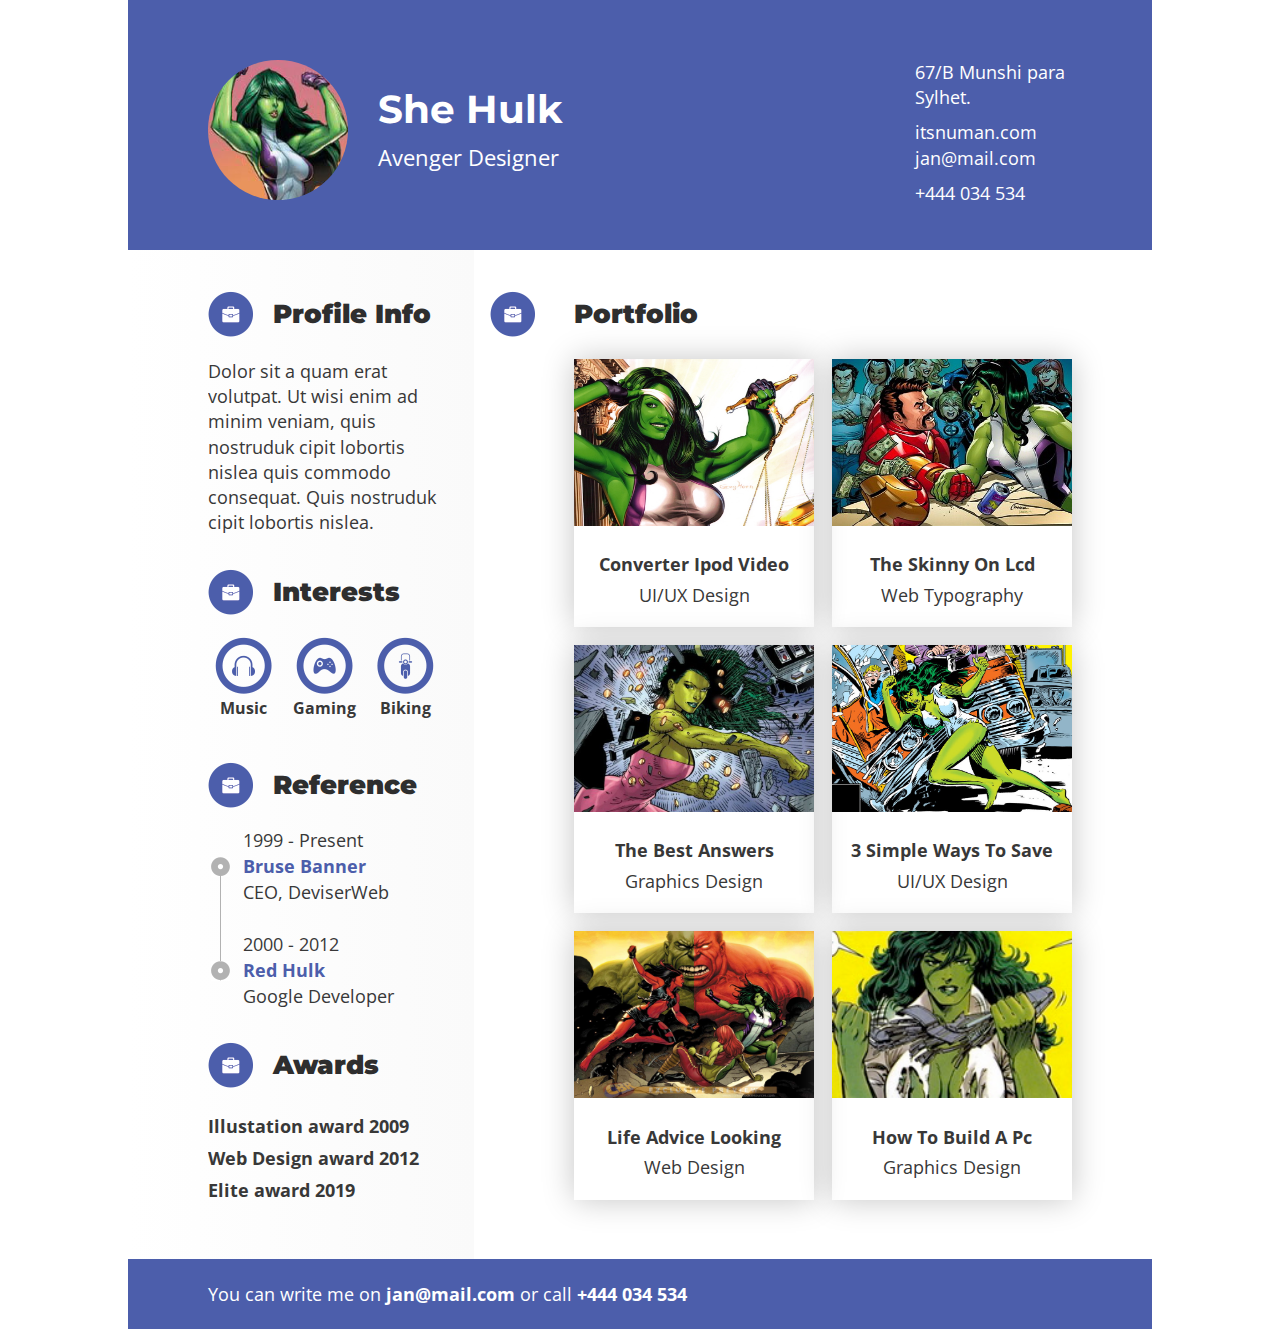
<file: css-recipes/index.html>
<!Doctype HTML>
<html lang="en">
<head>
    <link href="css/reset.css" rel="stylesheet" type="text/css">
    <link href="css/style.css" rel="stylesheet" type="text/css">
    <link href="https://fonts.googleapis.com/css?family=Montserrat&display=swap" rel="stylesheet">
    <link href="https://fonts.googleapis.com/css?family=Open+Sans&display=swap" rel="stylesheet">
    <meta charset="UTF-8">
    <title>CV Portfoilio</title>
</head>
<body>
    <header>
        <section>
            <img class = "photo" src="image/wooman_hulk.jpeg" alt="logo">
            <div class="info">
                <div class= "name">She Hulk</div>
                <div class = "prof">Avenger Designer</div>
            </div>
        </section>
        <aside>
            <ul class="contact">
                <li class = "adress overflow">67/B Munshi para Sylhet.</li>
                <li class = "web overflow"><a href="">itsnuman.com</a> jan@mail.com</li>
                <li class = "call overflow">+444 034 534</li>
            </ul>
        </aside>
    </header>

    <main>
        <aside class="aside">
            <section>
                <h1>Profile Info</h1>
                <div class="regular profil overflow">
                    Dolor sit a quam erat volutpat. Ut wisi enim ad minim veniam, 
                    quis nostruduk cipit lobortis nislea quis commodo consequat. 
                    Quis nostruduk cipit lobortis nislea.
                </div>

            </section>
            <section>
                <h1>Interests</h1>
                    <ul class="interests">
                        <li class="overflow"><img src="image/music.png" alt="Music">Music</li>
                        <li class="overflow"><img src="image/game.png" alt="Gaming">Gaming</li>
                        <li class="overflow"><img src="image/bike.png" alt="Biking">Biking</li>
                    </ul>             
            </section>
            <section>
                <h1>Reference</h1>
                 <ul class="circls">
                    <li class="regular person">1999 - Present<div class="overflow"><a href="" class="reference">Bruse Banner</a></div>CEO, DeviserWeb</li>
                    <li class="regular person">2000 - 2012<div class="overflow"><a href="" class="reference">Red Hulk</a></div>Google Developer</li>
                </ul>
            </section>
            <section>
                <h1>Awards</h1>
                <div class="regularBold award overflow">Illustation award 2009 <br/>Web Design award 2012<br/>Elite award 2019</div>
            </section>
        </aside>

         <article class="content">
            <h1>Portfolio</h1>
            <section class="box">
                <section class="item"> 
                    <figure>
                        <img class="images" src="image/1.png" alt="Ipod Video">
                    </figure>
                    <figcaption class="regularBold">Converter Ipod Video<p class="regular">UI/UX Design </p></figcaption>
                </section>
                <section class="item">    
                    <figure>
                        <img class="images" src="image/2.jpg" alt="The Skinny">
                    </figure>
                    <figcaption class="regularBold">The Skinny On Lcd<p class="regular">Web Typography</p></figcaption>
                </section>

                <section class="item">    
                    <figure>
                        <img class="images" src="image/3.jpg" alt="The Best Answers">
                    </figure>
                    <figcaption class="regularBold">The Best Answers<p class="regular">Graphics Design</p></figcaption>
                </section>
                <section class="item">    
                    <figure>
                        <img class="images" src="image/4.jpg" alt="Simple Ways">
                    </figure>
                    <figcaption class="regularBold">3 Simple Ways To Save <p class="regular">UI/UX Design</p></figcaption>
                </section>

                <section class="item">    
                    <figure>
                        <img class="images" src="image/5.jpg" alt="Advice Looking">
                    </figure>
                    <figcaption class="regularBold">Life Advice Looking<p class="regular">Web Design</p></figcaption>
                </section>
                <section class="item">    
                    <figure>
                        <img class="images" src="image/6.jpg" alt="Advice Looking">
                    </figure>
                    <figcaption class="regularBold">How To Build A Pc<p class="regular">Graphics Design</p></figcaption>
                </section>
            </section>
        </article>
    </main>

    <footer class="footer">
        <div class="writeMe">You can write me on <span>jan@mail.com</span> or call <span>+444 034 534</span></div>                    
    </footer>
</body>
</html>
</file>
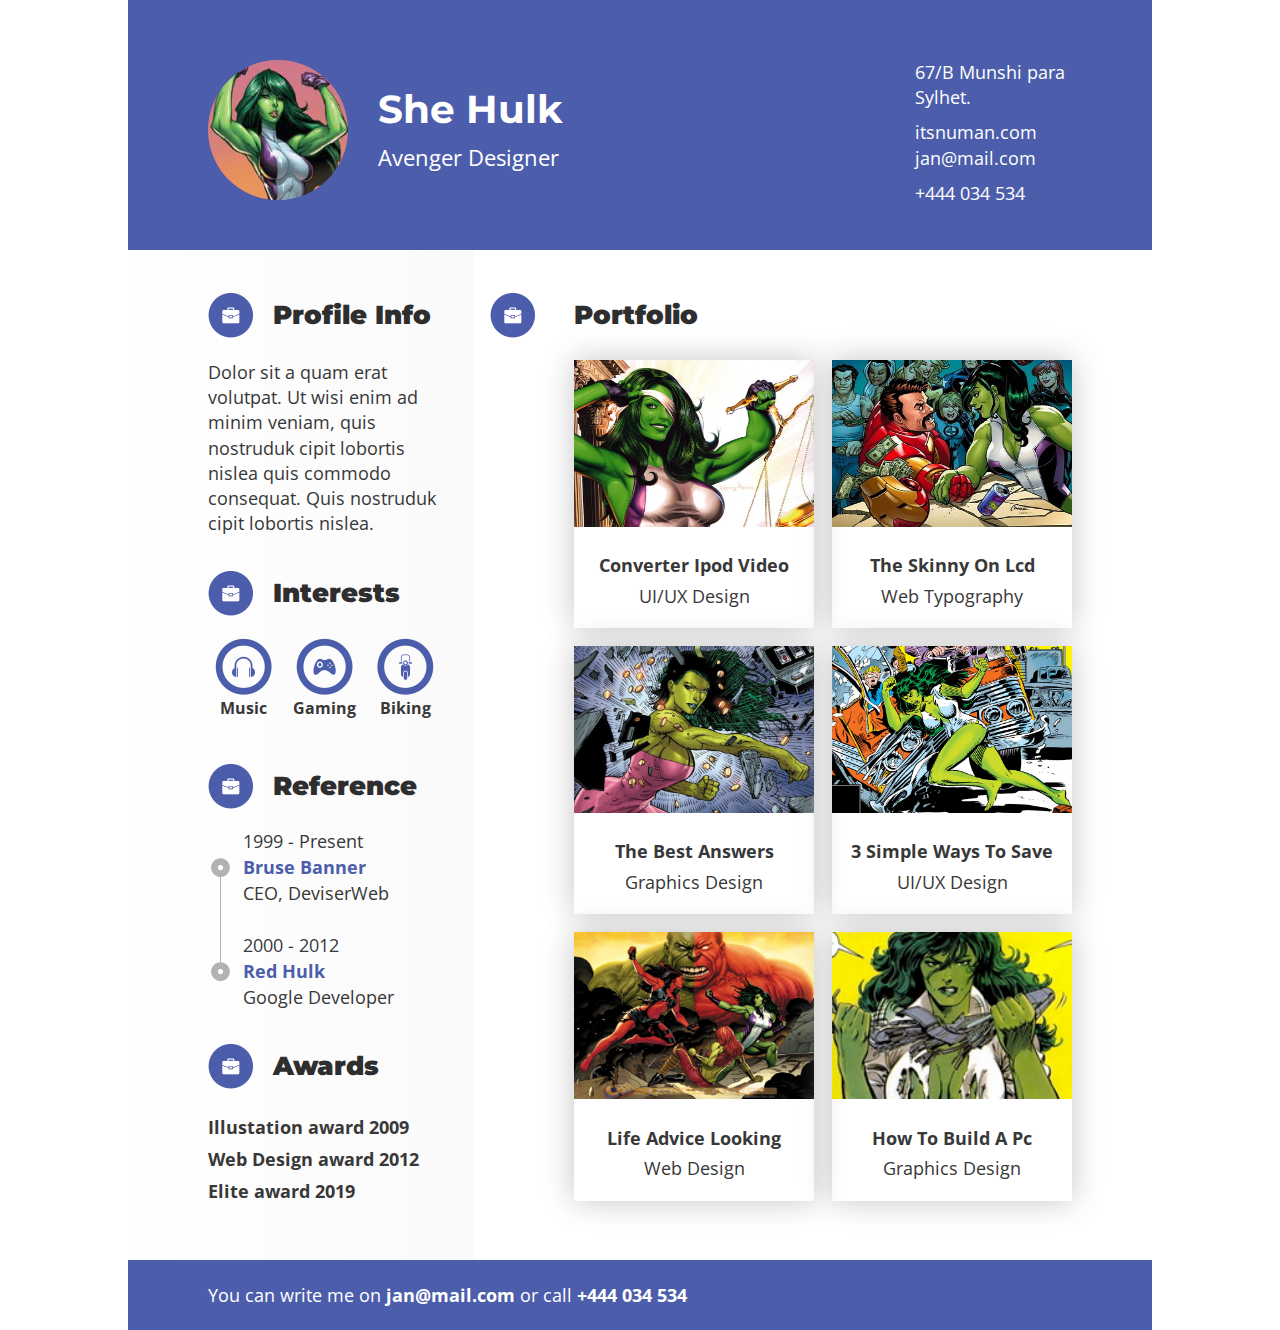
<file: task_HTML_CSS/index.html>
<!Doctype HTML>
<html lang="en">
<head>
    <link href="css/reset.css" rel="stylesheet" type="text/css">
    <link href="css/style.css" rel="stylesheet" type="text/css">
    <link href="https://fonts.googleapis.com/css?family=Montserrat&display=swap" rel="stylesheet">
    <link href="https://fonts.googleapis.com/css?family=Open+Sans&display=swap" rel="stylesheet">
    <meta charset="UTF-8">
    <title>CV Portfoilio</title>
</head>
<body>
    <header>
        <section>
            <img class = "photo" src="image/wooman hulk.jpeg" alt="logo">
            <div class="info">
                <div class= "name">She Hulk</div>
                <div class = "prof">Avenger Designer</div>
            </div>
        </section>
        <aside>
            <ul class="contact">
                <li class = "adress overflow">67/B Munshi para Sylhet.</li>
                <li class = "web overflow"><a href="">itsnuman.com</a> jan@mail.com</li>
                <li class = "call overflow">+444 034 534</li>
            </ul>
        </aside>
    </header>

    <main>
        <aside class="aside">
            <section>
                <h1>Profile Info</h1>
                <div class="regular profil overflow">
                    Dolor sit a quam erat volutpat. Ut wisi enim ad minim veniam, 
                    quis nostruduk cipit lobortis nislea quis commodo consequat. 
                    Quis nostruduk cipit lobortis nislea.
                </div>

            </section>
            <section>
                <h1>Interests</h1>
                    <ul class="interests">
                        <li class="overflow"><img src="image/music.png" alt="Music">Music</li>
                        <li class="overflow"><img src="image/game.png" alt="Gaming">Gaming</li>
                        <li class="overflow"><img src="image/bike.png" alt="Biking">Biking</li>
                    </ul>             
            </section>
            <section>
                <h1>Reference</h1>
                 <ul class="circls">
                    <li class="regular person">1999 - Present<div class="overflow"><a href="" class="reference">Bruse Banner</a></div>CEO, DeviserWeb</li>
                    <li class="regular person">2000 - 2012<div class="overflow"><a href="" class="reference">Red Hulk</a></div>Google Developer</li>
                </ul>
            </section>
            <section>
                <h1>Awards</h1>
                <div class="regularBold award overflow">Illustation award 2009 <br/>Web Design award 2012<br/>Elite award 2019</div>
            </section-->
        </aside>

         <article class="content">
            <h1>Portfolio</h1>
            <section class="box">
                <section class="item"> 
                    <figure>
                        <img class="images" src="image/1.png" alt="Ipod Video">
                    </figure>
                    <figcaption class="regularBold">Converter Ipod Video<p class="regular">UI/UX Design </p></figcaption>
                </section>
                <section class="item">    
                    <figure>
                        <img class="images" src="image/2.jpg" alt="The Skinny">
                    </figure>
                    <figcaption class="regularBold">The Skinny On Lcd<p class="regular">Web Typography</p></figcaption>
                </section>

                <section class="item">    
                    <figure>
                        <img class="images" src="image/3.jpg" alt="The Best Answers">
                    </figure>
                    <figcaption class="regularBold">The Best Answers<p class="regular">Graphics Design</p></figcaption>
                </section>
                <section class="item">    
                    <figure>
                        <img class="images" src="image/4.jpg" alt="Simple Ways">
                    </figure>
                    <figcaption class="regularBold">3 Simple Ways To Save <p class="regular">UI/UX Design</p></figcaption>
                </section>

                <section class="item">    
                    <figure>
                        <img class="images" src="image/5.jpg" alt="Advice Looking">
                    </figure>
                    <figcaption class="regularBold">Life Advice Looking<p class="regular">Web Design</p></figcaption>
                </section>
                <section class="item">    
                    <figure>
                        <img class="images" src="image/6.jpg" alt="Advice Looking">
                    </figure>
                    <figcaption class="regularBold">How To Build A Pc<p class="regular">Graphics Design</p></figcaption>
                </section-->
            </section>
        </article>
    </main>

    <footer class="footer">
        <div class="writeMe">You can write me on <span>jan@mail.com</span> or call <span>+444 034 534</span></div>                    
    </footer>
</body>
</html>
</file>
<file: css-recipes/css/style.css>
html{
    height: 100%;
}
body {
    width: 1024px;
    margin: 0 auto;
    font-family: 'Open Sans', sans-serif;
    height: 100%;
}
/*******************************
*************header*************/
header {
    background-color: #4c5eab;
    box-sizing: border-box;
    height: 250px;
    padding: 60px 80px 48px 80px;
    position: relative;
    overflow: hidden;
}
.photo {
    float: left;
    width: 140px; height: 140px;
    border-radius: 100px;
}
.photo:hover{
    box-shadow: 0 0 20px #fff;
}
.info{
    float: left;
    color: #fff;
    margin: 30px 0 0 30px;
}
.name {
    font: bold 39px 'Montserrat', sans-serif; 
    line-height: 39px;
}
.name:hover{
    color: rgb(0, 143, 24);
    text-shadow: #fff 0 0 20px;
}
.prof{
    padding-top: 17px;
    font-size: 22px;
    line-height: 22px;
}
.contact {
    float: right;
    font-size: 18px;
    color: #fff;
    width: 170px;
    line-height: 1.4;
}
.contact li{
    padding-bottom: 10px;
    padding-left: 13px;
}
.adress {
    list-style-image: url(../image/loc.png)
}
.web {
    list-style-image: url(../image/globe.png)
}
.call {
    list-style-image: url(../image/phone.png)
}
a{
    text-decoration: none;
    color: #fff;
}
a:hover{
    color: rgb(255, 115, 0);
}
.overflow{
    text-overflow: ellipsis;
    overflow: hidden;
}
/**************main*************
**************aside*************/

main{
    display: table;
    width: 100%;
    height: 100%;
    box-sizing: border-box;
    margin-top: -250px;
    padding: 250px 0 70px 0;
}
.aside{
    display: table-cell;
    height: 100%;
    width: 346px;
    background: linear-gradient(to left, #fafafa, #fff);
    padding: 37px 22px 52px 80px;
    box-sizing: border-box;
}
h1{
    font: 900 26px 'Montserrat', sans-serif;
    background: url(../image/case.png) no-repeat left;
    padding: 11px 0 11px 65px;
    margin: 0 0 18px 0;
    color: #2e2e2e;
    text-overflow: ellipsis;
    overflow: hidden;
}
.regular{
    font-size: 18px;
    color: #383838;
    font-weight: normal;
}
.profil{
    margin-bottom: 30px;
    line-height: 1.4;
    word-wrap: break-word;
}
.interests{
    list-style-type: none;
    padding: 0 0 40px 0;  
    overflow: hidden;
}
.interests li{
    float: left;
    width: 70px;
    text-align: center;
    margin-right: 11px;
    font-weight: bold;
    color: #383838;
}
.interests li:hover{
    text-decoration: underline;
}
.circls{
    list-style: none;
    padding: 0;
}
.circls li div{
    background: url(../image/circls.png) no-repeat 0 6px;
    margin-left: -32px;
    padding-left: 32px;
}
.circls li div:before{
    content:'';
    position:absolute;
    border-left:1px solid #b2b2b2;
    left:12px;
    top:41px;
    height:90px;
}
.circls li:last-child div:before{
    content:none;
}
.person{
    padding: 0 0 32px 35px;
    position: relative;
    height: 72px;
}
.reference{
    color: #4c5eab;
    font-weight: bold;
    line-height: 170%;
}
.regularBold{
    font-size: 18px;
    font-weight: bold;
    color: #383838;
}
.award{
    line-height: 1.8;
}

/************main************
***********section***********/
.content{
    display: table-cell;
    margin: 36px 0 0 17px;
}
.content > h1{
    padding-left: 84px;
    margin-left: 16px;
}
.box{
    margin-left: 100px;
}
.item{
    float: left;
    box-shadow: 0 0 30px #c5c5c5;
    margin: 0 18px 18px 0;
}
.item:hover{
    box-shadow: 0 0 30px #00aad4;
}
.images{
    width: 240px;
    height: 167px;
}
figcaption{
    padding-top: 19px;
    text-align: center;
    line-height: 170%;
    height: 97px;
    width: 240px;
    box-sizing: border-box;
    text-overflow: ellipsis;
    overflow: hidden;
    white-space: nowrap;
}
/******************************
************footer************/

.footer{
    height: 70px;
    margin-top: -70px;
    background-color: #4c5eab;
    color: #fff;
    font-size: 18px;
    line-height: 70px;
}
.writeMe{
    margin-left: 80px;
}
.footer span{
    font-weight: bold;
    color: #fff;
}
</file>
<file: task_HTML_CSS/css/style.css>
html{
    height: 100%;
}
body {
    width: 1024px;
    margin: 0 auto;
    font-family: 'Open Sans', sans-serif;
    height: 100%;
}
/*******************************
*************header*************/
header {
    background-color: #4c5eab;
    box-sizing: border-box;
    height: 250px;
    padding: 60px 80px 48px 80px;
    position: relative;
}
.photo {
    float: left;
    width: 140px; height: 140px;
    border-radius: 100px;
}
.photo:hover{
    box-shadow: 0 0 20px #fff;
}
.info{
    float: left;
    color: #fff;
    margin: 30px 0 0 30px;
}
.name {
    font: bold 39px 'Montserrat', sans-serif; 
    line-height: 39px;
}
.name:hover{
    color: rgb(0, 143, 24);
    text-shadow: #fff 0 0 20px;
}
.prof{
    padding-top: 17px;
    font-size: 22px;
    line-height: 22px;
}
.contact {
    float: right;
    font-size: 18px;
    color: #fff;
    width: 170px;
    line-height: 1.4;
}
.contact li{
    padding-bottom: 10px;
    padding-left: 13px;
}
.adress {
    list-style-image: url(../image/loc.png)
}
.web {
    list-style-image: url(../image/globe.png)
}
.call {
    list-style-image: url(../image/phone.png)
}
a{
    text-decoration: none;
    color: #fff;
}
a:hover{
    color: rgb(255, 115, 0);
}
.overflow{
    text-overflow: ellipsis;
    overflow: hidden;
}
/**************main*************
**************aside*************/

main{
    display: table;
    width: 100%;
    height: 100%;
    box-sizing: border-box;
    margin-top: -250px;
    padding: 35px 0 70px 0;
}
.aside{
    display: table-cell;
    height: 100%;
    width: 346px;
    background: linear-gradient(to left, #fafafa, #fff);
    padding: 37px 22px 52px 80px;
    box-sizing: border-box;
}
h1{
    font: 900 26px 'Montserrat', sans-serif;
    background: url(../image/case.png) no-repeat left;
    padding: 11px 0 11px 65px;
    margin: 0 0 18px 0;
    color: #2e2e2e;
    text-overflow: ellipsis;
    overflow: hidden;
}
.regular{
    font-size: 18px;
    color: #383838;
    font-weight: normal;
}
.profil{
    margin-bottom: 30px;
    line-height: 1.4;
    word-wrap: break-word;
}
.interests{
    list-style-type: none;
    padding: 0 0 40px 0;  
    overflow: hidden;
}
.interests li{
    float: left;
    width: 70px;
    text-align: center;
    margin-right: 11px;
    font-weight: bold;
    color: #383838;
}
.interests li:hover{
    text-decoration: underline;
}
.circls{
    list-style: none;
    padding: 0;
}
.circls li div{
    background: url(../image/circls.png) no-repeat 0 6px;
    margin-left: -32px;
    padding-left: 32px;
}
.circls li div:before{
    content:'';
    position:absolute;
    border-left:1px solid #b2b2b2;
    left:12px;
    top:41px;
    height:90px;
}
.circls li:last-child div:before{
    content:none;
}
.person{
    padding: 0 0 32px 35px;
    position: relative;
    height: 72px;
}
.reference{
    color: #4c5eab;
    font-weight: bold;
    line-height: 170%;
}
.regularBold{
    font-size: 18px;
    font-weight: bold;
    color: #383838;
}
.award{
    line-height: 1.8;
}

/************main************
***********section***********/
.content{
    display: table-cell;
    margin: 36px 0 0 17px;
}
.content > h1{
    padding-left: 84px;
    margin-left: 16px;
}
.box{
    margin-left: 100px;
}
.item{
    float: left;
    box-shadow: 0 0 30px #c5c5c5;
    margin: 0 18px 18px 0;
}
.item:hover{
    box-shadow: 0 0 30px #00aad4;
}
.images{
    width: 240px;
    height: 167px;
}
figcaption{
    padding-top: 19px;
    text-align: center;
    line-height: 170%;
    height: 97px;
    width: 240px;
    box-sizing: border-box;
    text-overflow: ellipsis;
    overflow: hidden;
    white-space: nowrap;
}
/******************************
************footer************/

.footer{
    height: 70px;
    margin-top: -70px;
    background-color: #4c5eab;
    color: #fff;
    font-size: 18px;
    line-height: 70px;
}
.writeMe{
    margin-left: 80px;
}
.footer span{
    font-weight: bold;
    color: #fff;
}
</file>
